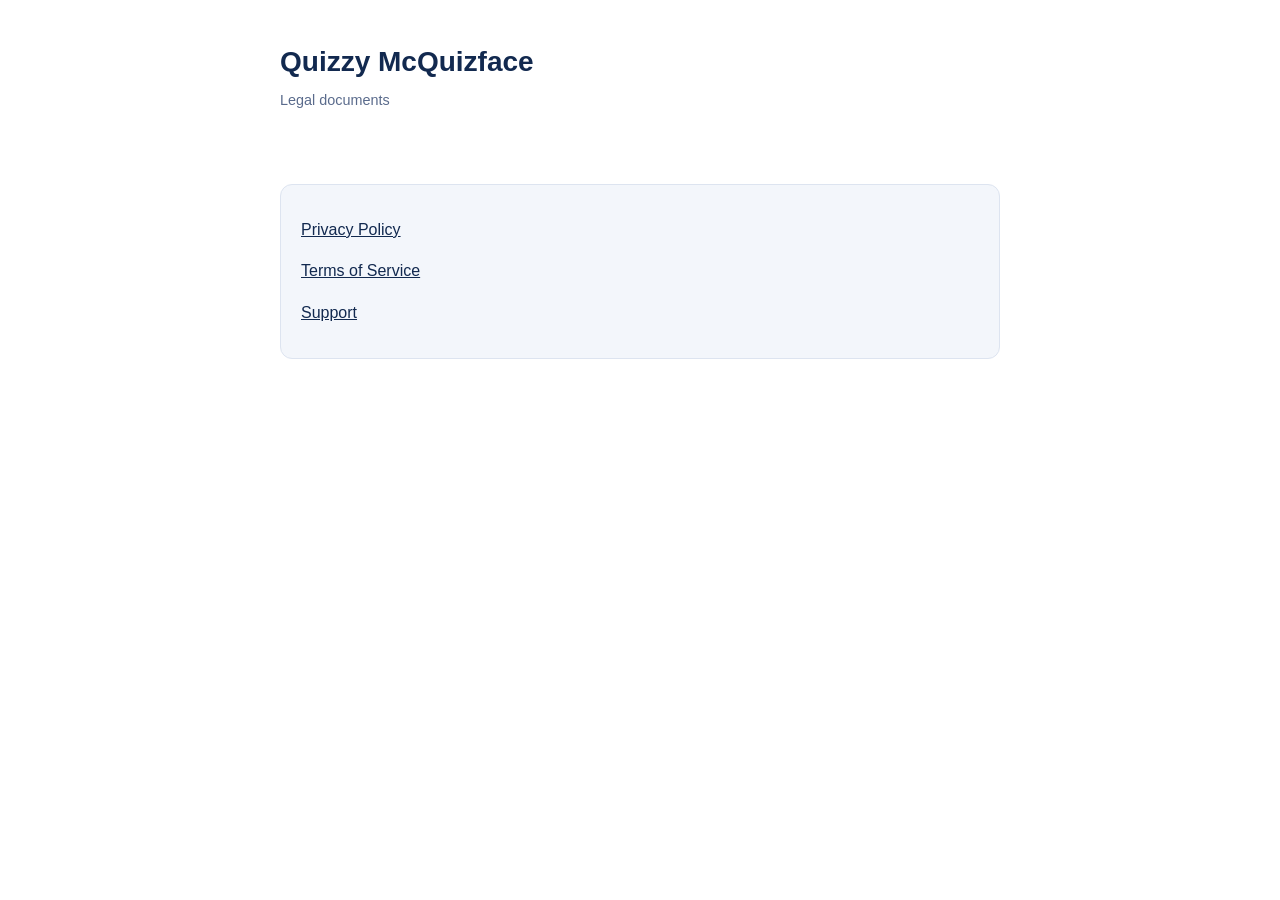
<file: index.html>
<!doctype html>
<html lang="en">
<head>
<meta charset="utf-8" />
<meta name="viewport" content="width=device-width, initial-scale=1" />
<title>Quizzy McQuizface — Legal</title>
<link rel="stylesheet" href="style.css?v=2" />
</head>
<body>
<main>
<header>
<h1>Quizzy McQuizface</h1>
<p class="updated">Legal documents</p>
</header>
<div class="card">
<p><a href="privacy.html">Privacy Policy</a></p>
<p><a href="terms.html">Terms of Service</a></p>
<p><a href="support.html">Support</a></p>
</div>
</main>
</body>
</html>
</file>
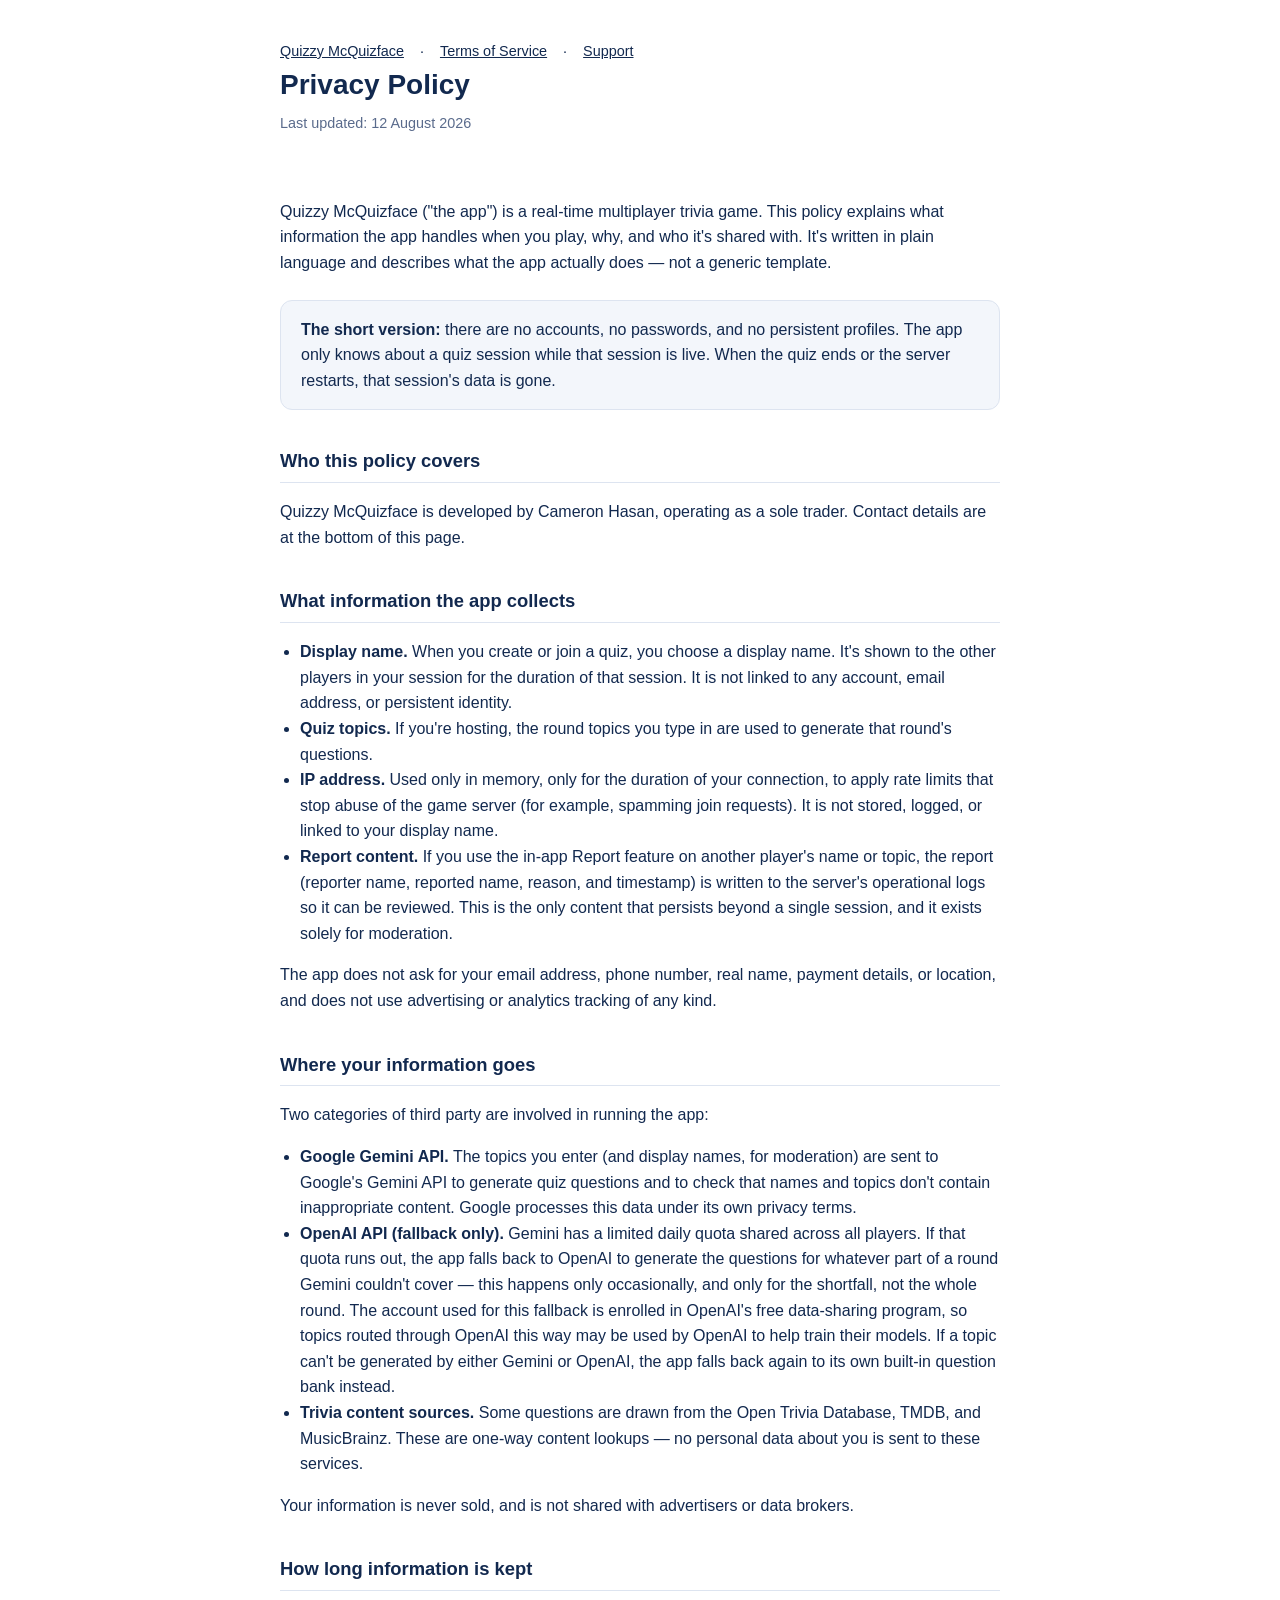
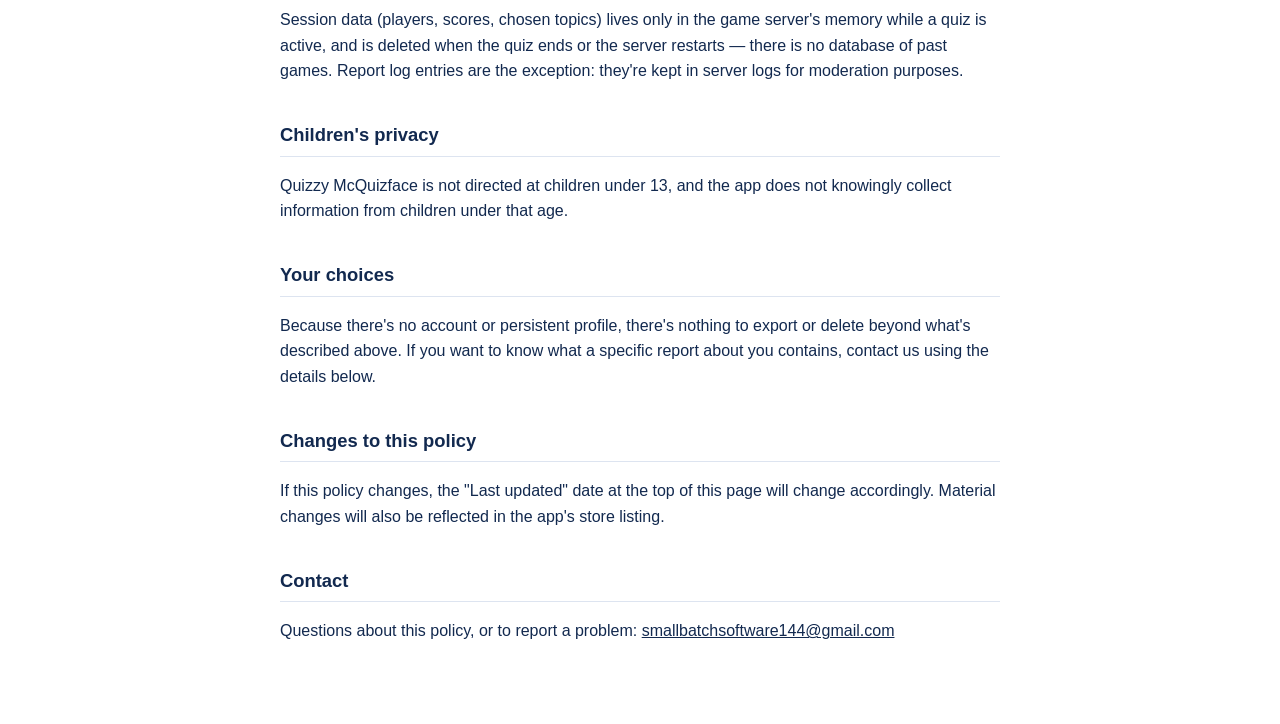
<file: privacy.html>
<!doctype html>
<html lang="en">
<head>
<meta charset="utf-8" />
<meta name="viewport" content="width=device-width, initial-scale=1" />
<title>Privacy Policy — Quizzy McQuizface</title>
<link rel="stylesheet" href="style.css?v=2" />
</head>
<body>
<main>
<header>
<div class="nav"><a href="index.html">Quizzy McQuizface</a> · <a href="terms.html">Terms of Service</a> · <a href="support.html">Support</a></div>
<h1>Privacy Policy</h1>
<p class="updated">Last updated: 12 August 2026</p>
</header>

<p>Quizzy McQuizface ("the app") is a real-time multiplayer trivia game. This policy explains what information the
app handles when you play, why, and who it's shared with. It's written in plain language and describes what the
app actually does — not a generic template.</p>

<div class="card">
<strong>The short version:</strong> there are no accounts, no passwords, and no persistent profiles. The app only
knows about a quiz session while that session is live. When the quiz ends or the server restarts, that session's
data is gone.
</div>

<h2>Who this policy covers</h2>
<p>Quizzy McQuizface is developed by Cameron Hasan, operating as a sole trader. Contact details are at the bottom
of this page.</p>

<h2>What information the app collects</h2>
<ul>
<li><strong>Display name.</strong> When you create or join a quiz, you choose a display name. It's shown to the
other players in your session for the duration of that session. It is not linked to any account, email address,
or persistent identity.</li>
<li><strong>Quiz topics.</strong> If you're hosting, the round topics you type in are used to generate that
round's questions.</li>
<li><strong>IP address.</strong> Used only in memory, only for the duration of your connection, to apply rate
limits that stop abuse of the game server (for example, spamming join requests). It is not stored, logged, or
linked to your display name.</li>
<li><strong>Report content.</strong> If you use the in-app Report feature on another player's name or topic, the
report (reporter name, reported name, reason, and timestamp) is written to the server's operational logs so it
can be reviewed. This is the only content that persists beyond a single session, and it exists solely for
moderation.</li>
</ul>
<p>The app does not ask for your email address, phone number, real name, payment details, or location, and does
not use advertising or analytics tracking of any kind.</p>

<h2>Where your information goes</h2>
<p>Two categories of third party are involved in running the app:</p>
<ul>
<li><strong>Google Gemini API.</strong> The topics you enter (and display names, for moderation) are sent to
Google's Gemini API to generate quiz questions and to check that names and topics don't contain inappropriate
content. Google processes this data under its own privacy terms.</li>
<li><strong>OpenAI API (fallback only).</strong> Gemini has a limited daily quota shared across all players. If
that quota runs out, the app falls back to OpenAI to generate the questions for whatever part of a round Gemini
couldn't cover — this happens only occasionally, and only for the shortfall, not the whole round. The account used
for this fallback is enrolled in OpenAI's free data-sharing program, so topics routed through OpenAI this way may
be used by OpenAI to help train their models. If a topic can't be generated by either Gemini or OpenAI, the app
falls back again to its own built-in question bank instead.</li>
<li><strong>Trivia content sources.</strong> Some questions are drawn from the Open Trivia Database, TMDB, and
MusicBrainz. These are one-way content lookups — no personal data about you is sent to these services.</li>
</ul>
<p>Your information is never sold, and is not shared with advertisers or data brokers.</p>

<h2>How long information is kept</h2>
<p>Session data (players, scores, chosen topics) lives only in the game server's memory while a quiz is active,
and is deleted when the quiz ends or the server restarts — there is no database of past games. Report log entries
are the exception: they're kept in server logs for moderation purposes.</p>

<h2>Children's privacy</h2>
<p>Quizzy McQuizface is not directed at children under 13, and the app does not knowingly collect information
from children under that age.</p>

<h2>Your choices</h2>
<p>Because there's no account or persistent profile, there's nothing to export or delete beyond what's described
above. If you want to know what a specific report about you contains, contact us using the details below.</p>

<h2>Changes to this policy</h2>
<p>If this policy changes, the "Last updated" date at the top of this page will change accordingly. Material
changes will also be reflected in the app's store listing.</p>

<h2>Contact</h2>
<p>Questions about this policy, or to report a problem: <a href="mailto:smallbatchsoftware144@gmail.com">smallbatchsoftware144@gmail.com</a></p>
</main>
</body>
</html>
</file>
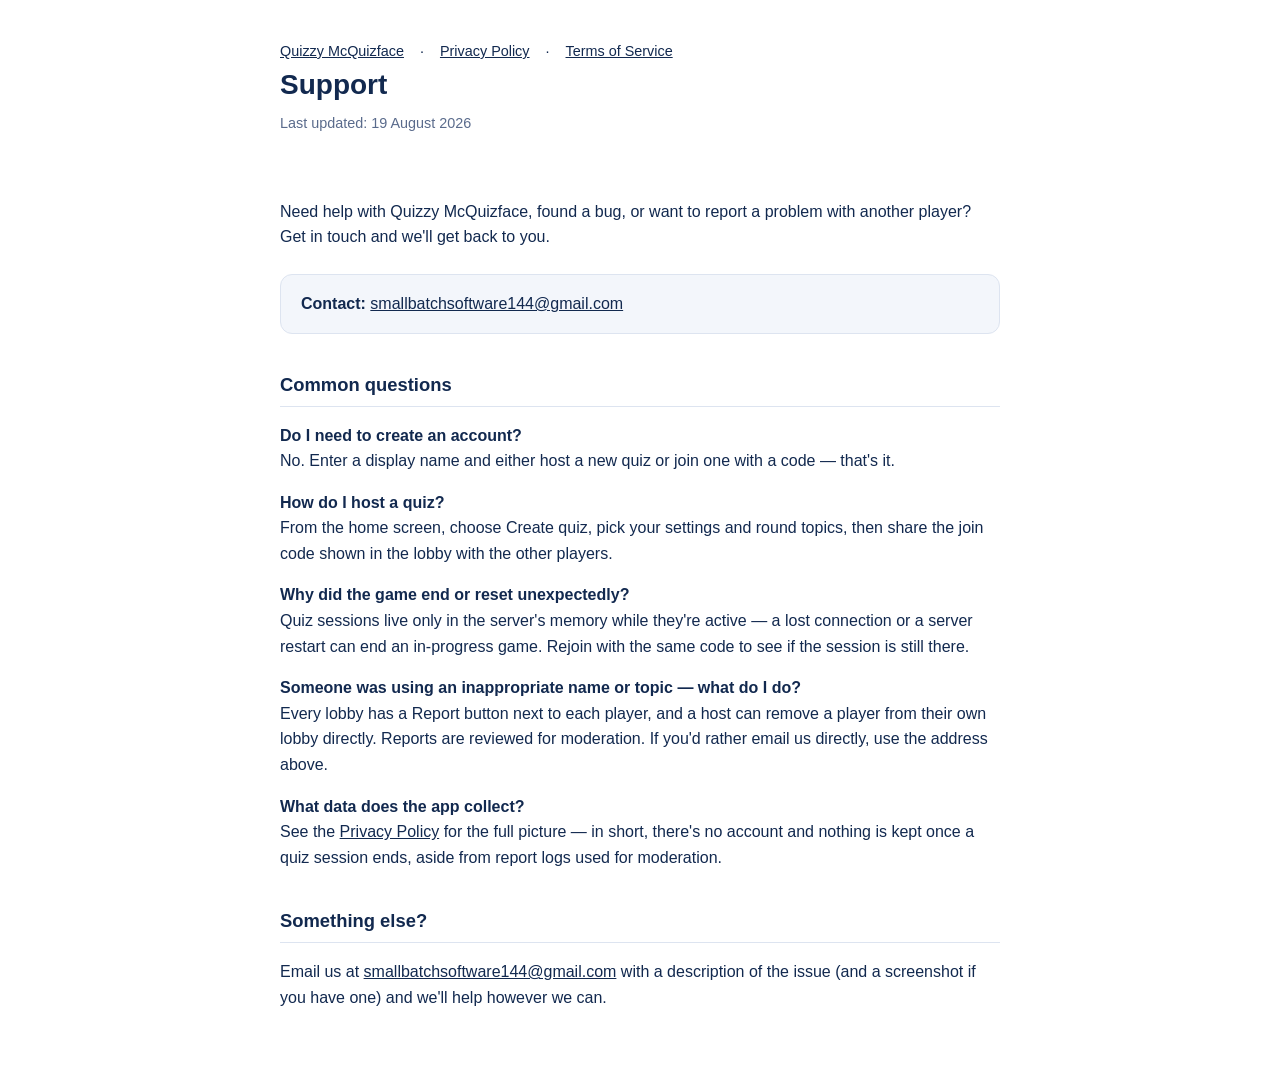
<file: support.html>
<!doctype html>
<html lang="en">
<head>
<meta charset="utf-8" />
<meta name="viewport" content="width=device-width, initial-scale=1" />
<title>Support — Quizzy McQuizface</title>
<link rel="stylesheet" href="style.css?v=2" />
</head>
<body>
<main>
<header>
<div class="nav"><a href="index.html">Quizzy McQuizface</a> · <a href="privacy.html">Privacy Policy</a> · <a href="terms.html">Terms of Service</a></div>
<h1>Support</h1>
<p class="updated">Last updated: 19 August 2026</p>
</header>

<p>Need help with Quizzy McQuizface, found a bug, or want to report a problem with another player? Get in touch
and we'll get back to you.</p>

<div class="card">
<strong>Contact:</strong> <a href="mailto:smallbatchsoftware144@gmail.com">smallbatchsoftware144@gmail.com</a>
</div>

<h2>Common questions</h2>

<p><strong>Do I need to create an account?</strong><br>
No. Enter a display name and either host a new quiz or join one with a code — that's it.</p>

<p><strong>How do I host a quiz?</strong><br>
From the home screen, choose Create quiz, pick your settings and round topics, then share the join code shown in
the lobby with the other players.</p>

<p><strong>Why did the game end or reset unexpectedly?</strong><br>
Quiz sessions live only in the server's memory while they're active — a lost connection or a server restart can
end an in-progress game. Rejoin with the same code to see if the session is still there.</p>

<p><strong>Someone was using an inappropriate name or topic — what do I do?</strong><br>
Every lobby has a Report button next to each player, and a host can remove a player from their own lobby directly.
Reports are reviewed for moderation. If you'd rather email us directly, use the address above.</p>

<p><strong>What data does the app collect?</strong><br>
See the <a href="privacy.html">Privacy Policy</a> for the full picture — in short, there's no account and nothing
is kept once a quiz session ends, aside from report logs used for moderation.</p>

<h2>Something else?</h2>
<p>Email us at <a href="mailto:smallbatchsoftware144@gmail.com">smallbatchsoftware144@gmail.com</a> with a
description of the issue (and a screenshot if you have one) and we'll help however we can.</p>
</main>
</body>
</html>
</file>
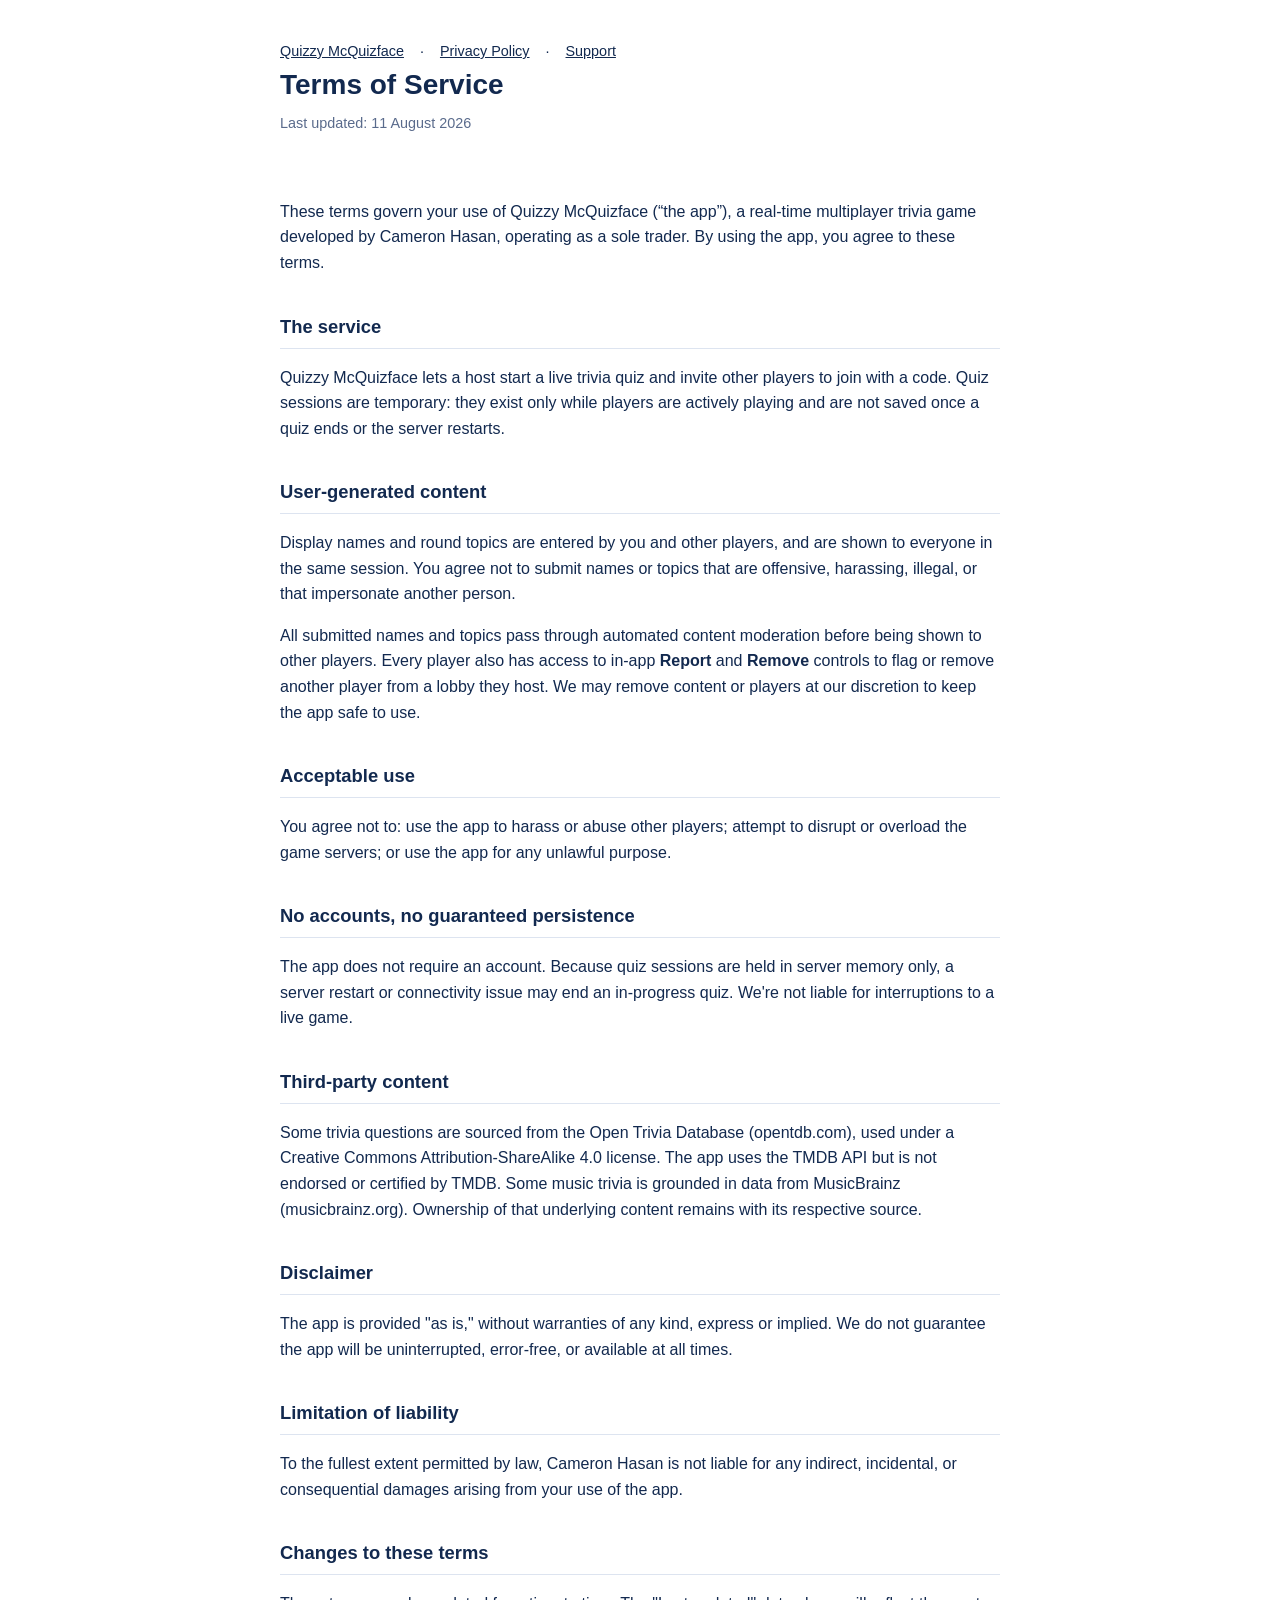
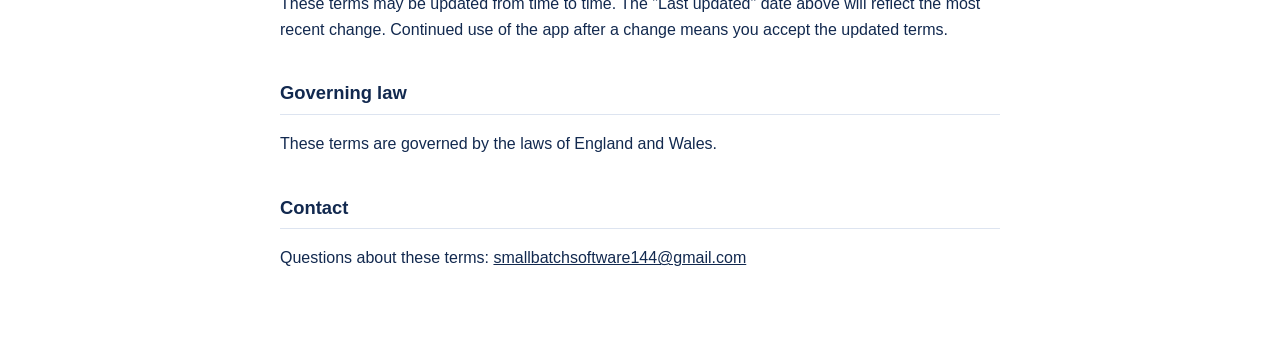
<file: terms.html>
<!doctype html>
<html lang="en">
<head>
<meta charset="utf-8" />
<meta name="viewport" content="width=device-width, initial-scale=1" />
<title>Terms of Service — Quizzy McQuizface</title>
<link rel="stylesheet" href="style.css?v=2" />
</head>
<body>
<main>
<header>
<div class="nav"><a href="index.html">Quizzy McQuizface</a> · <a href="privacy.html">Privacy Policy</a> · <a href="support.html">Support</a></div>
<h1>Terms of Service</h1>
<p class="updated">Last updated: 11 August 2026</p>
</header>

<p>These terms govern your use of Quizzy McQuizface (“the app”), a real-time multiplayer trivia game developed by
Cameron Hasan, operating as a sole trader. By using the app, you agree to these terms.</p>

<h2>The service</h2>
<p>Quizzy McQuizface lets a host start a live trivia quiz and invite other players to join with a code. Quiz
sessions are temporary: they exist only while players are actively playing and are not saved once a quiz ends or
the server restarts.</p>

<h2>User-generated content</h2>
<p>Display names and round topics are entered by you and other players, and are shown to everyone in the same
session. You agree not to submit names or topics that are offensive, harassing, illegal, or that impersonate
another person.</p>
<p>All submitted names and topics pass through automated content moderation before being shown to other players.
Every player also has access to in-app <strong>Report</strong> and <strong>Remove</strong> controls to flag or
remove another player from a lobby they host. We may remove content or players at our discretion to keep the app
safe to use.</p>

<h2>Acceptable use</h2>
<p>You agree not to: use the app to harass or abuse other players; attempt to disrupt or overload the game
servers; or use the app for any unlawful purpose.</p>

<h2>No accounts, no guaranteed persistence</h2>
<p>The app does not require an account. Because quiz sessions are held in server memory only, a server restart or
connectivity issue may end an in-progress quiz. We're not liable for interruptions to a live game.</p>

<h2>Third-party content</h2>
<p>Some trivia questions are sourced from the Open Trivia Database (opentdb.com), used under a Creative Commons
Attribution-ShareAlike 4.0 license. The app uses the TMDB API but is not endorsed or certified by TMDB. Some music
trivia is grounded in data from MusicBrainz (musicbrainz.org). Ownership of that underlying content remains with
its respective source.</p>

<h2>Disclaimer</h2>
<p>The app is provided "as is," without warranties of any kind, express or implied. We do not guarantee the app
will be uninterrupted, error-free, or available at all times.</p>

<h2>Limitation of liability</h2>
<p>To the fullest extent permitted by law, Cameron Hasan is not liable for any indirect, incidental, or
consequential damages arising from your use of the app.</p>

<h2>Changes to these terms</h2>
<p>These terms may be updated from time to time. The "Last updated" date above will reflect the most recent
change. Continued use of the app after a change means you accept the updated terms.</p>

<h2>Governing law</h2>
<p>These terms are governed by the laws of England and Wales.</p>

<h2>Contact</h2>
<p>Questions about these terms: <a href="mailto:smallbatchsoftware144@gmail.com">smallbatchsoftware144@gmail.com</a></p>
</main>
</body>
</html>
</file>
<file: style.css>
:root {
  --bg: #ffffff;
  --fg: #12294f;
  --muted: #5a6b8c;
  --accent: #12294f;
  --card: #f3f6fb;
  --border: #dde4f0;
}

* { box-sizing: border-box; }

html {
  background: #ffffff;
}

body {
  margin: 0;
  padding: 0 1.25rem 4rem;
  background: var(--bg) !important;
  color: var(--fg) !important;
  font-family: -apple-system, BlinkMacSystemFont, "Segoe UI", Roboto, Helvetica, Arial, sans-serif;
  line-height: 1.6;
}

h1, h2, p, li, a, .updated { color: inherit; }

main {
  max-width: 720px;
  margin: 0 auto;
}

header {
  padding: 2.5rem 0 1rem;
}

h1 {
  font-size: 1.75rem;
  margin: 0 0 0.25rem;
}

.updated {
  color: var(--muted);
  font-size: 0.9rem;
  margin: 0 0 2rem;
}

h2 {
  font-size: 1.15rem;
  margin-top: 2.25rem;
  border-bottom: 1px solid var(--border);
  padding-bottom: 0.4rem;
}

a { color: var(--accent); }

.nav {
  display: flex;
  gap: 1rem;
  font-size: 0.9rem;
}

ul { padding-left: 1.25rem; }

.card {
  background: var(--card);
  border: 1px solid var(--border);
  border-radius: 12px;
  padding: 1rem 1.25rem;
  margin: 1.5rem 0;
}
</file>
